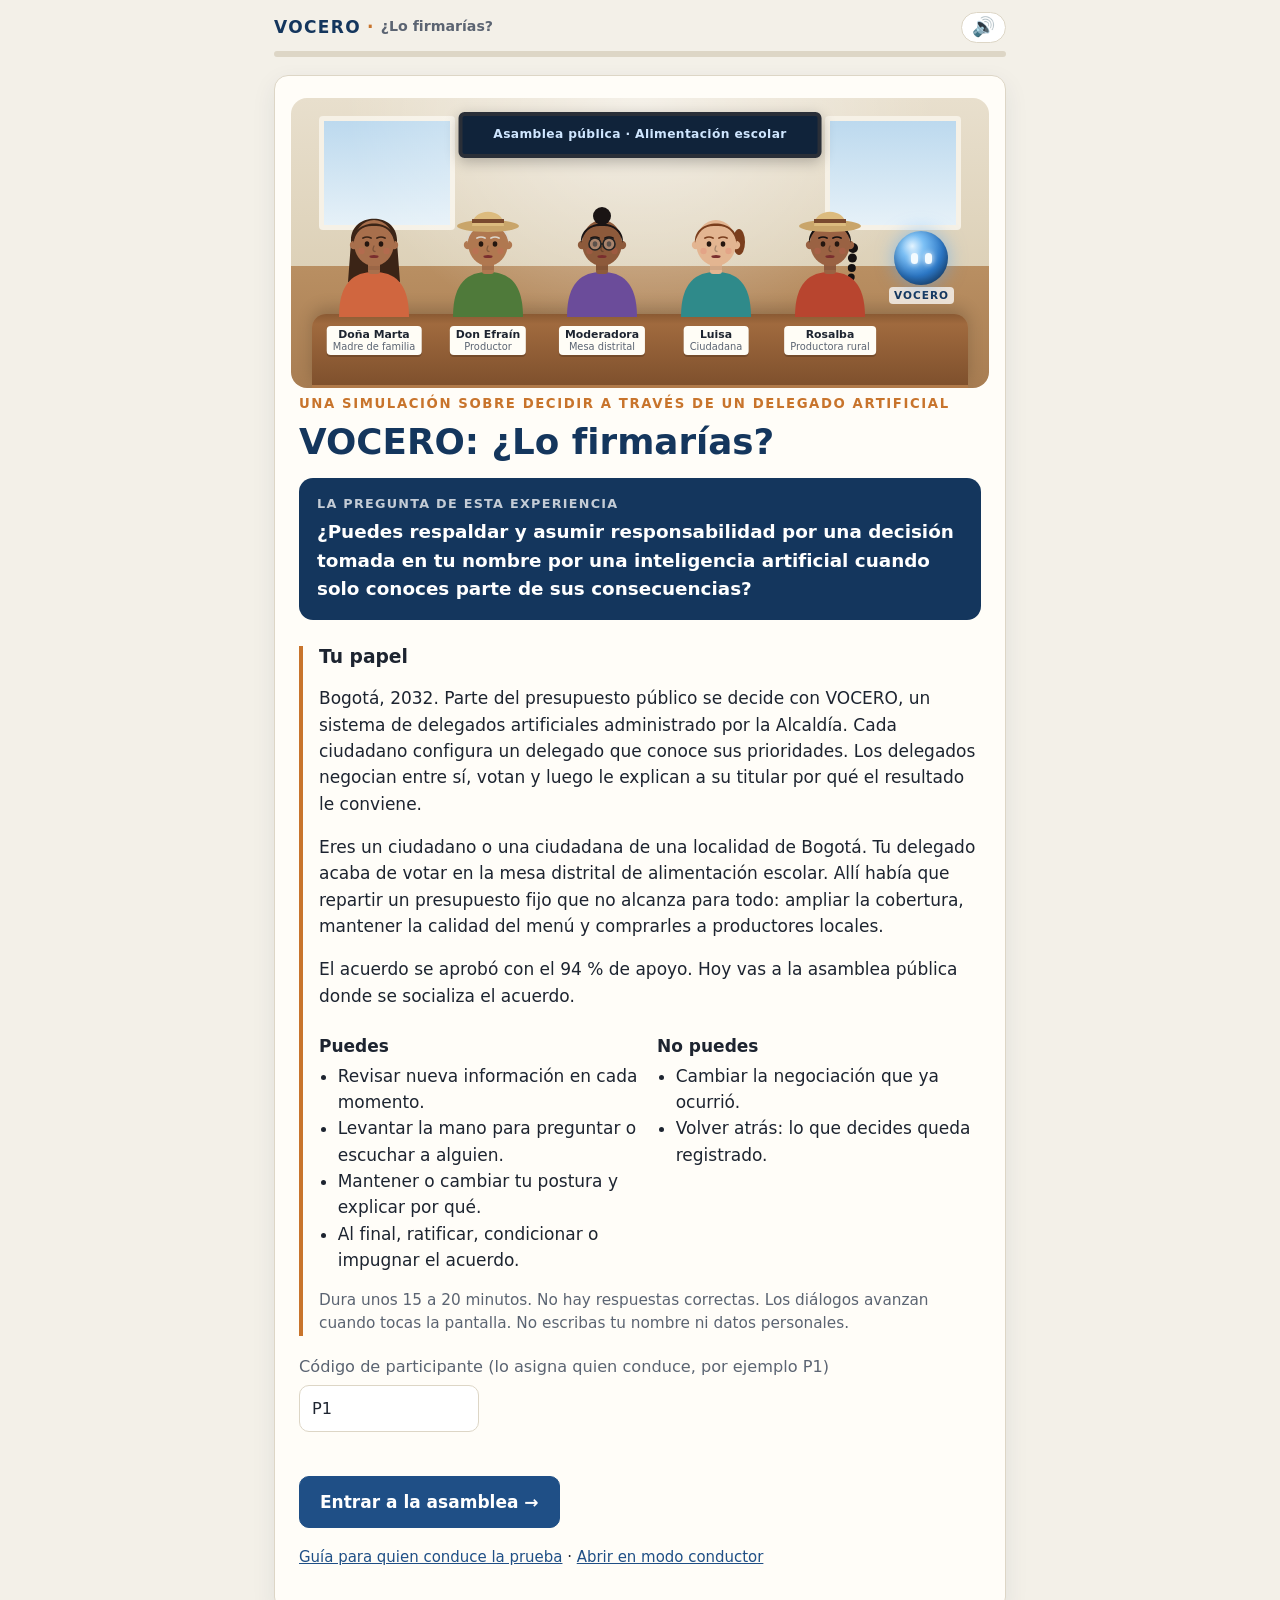
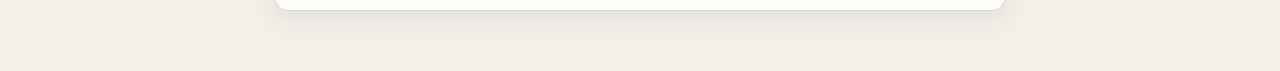
<file: index.html>
<!DOCTYPE html>
<html lang="es">
<head>
  <meta charset="UTF-8">
  <meta name="viewport" content="width=device-width, initial-scale=1">
  <title>VOCERO: ¿Lo firmarías? — Grupo 20</title>
  <meta name="description" content="Prototipo de experiencia participativa · Cátedra Manuel Ancízar · Reto L08-A El delegado artificial">
  <link rel="icon" href="data:image/svg+xml,<svg xmlns='http://www.w3.org/2000/svg' viewBox='0 0 100 100'><circle cx='50' cy='50' r='44' fill='%231f4f86'/><circle cx='50' cy='50' r='16' fill='%23f3f0e8'/></svg>">
  <link rel="stylesheet" href="estilos.css">
</head>
<body>
  <div id="app">
    <noscript><p>Esta experiencia necesita JavaScript activado en el navegador.</p></noscript>
  </div>
  <script src="sonido.js"></script>
  <script src="guion.js"></script>
  <script src="motor.js"></script>
</body>
</html>
</file>
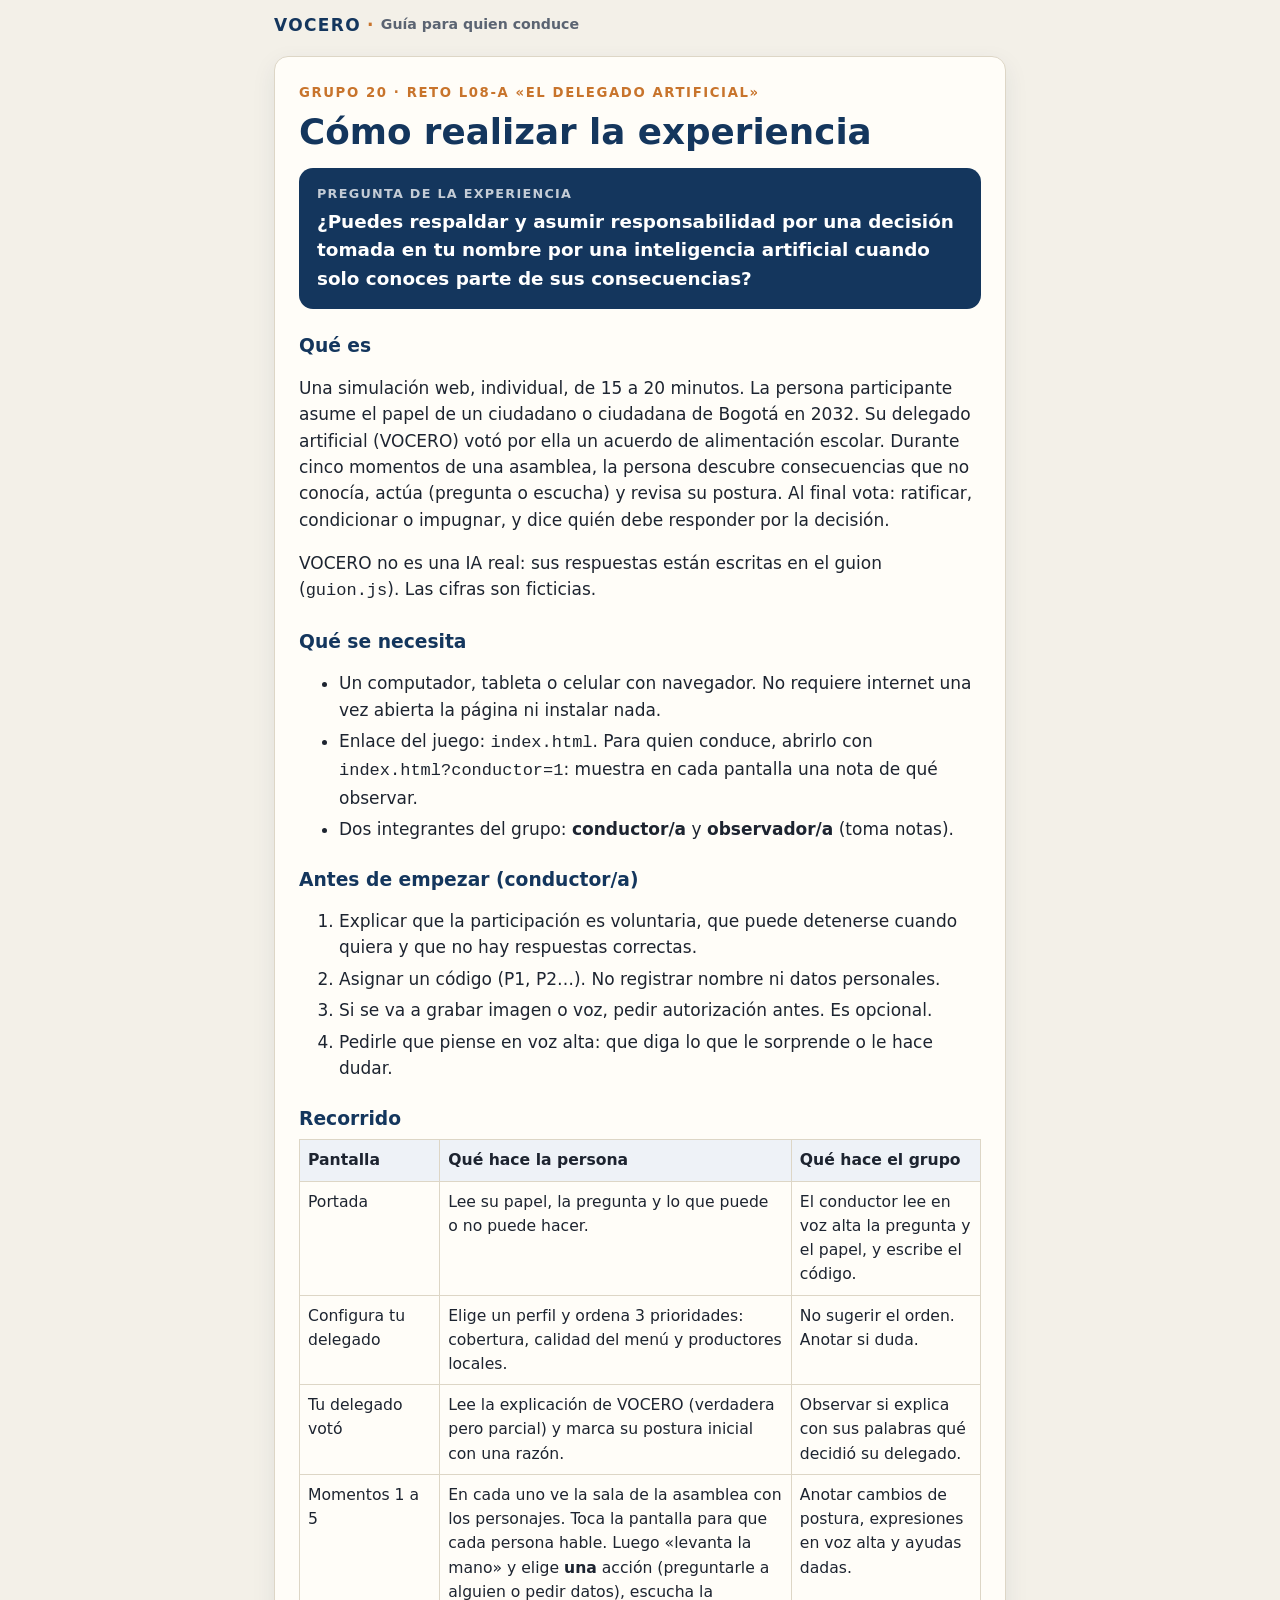
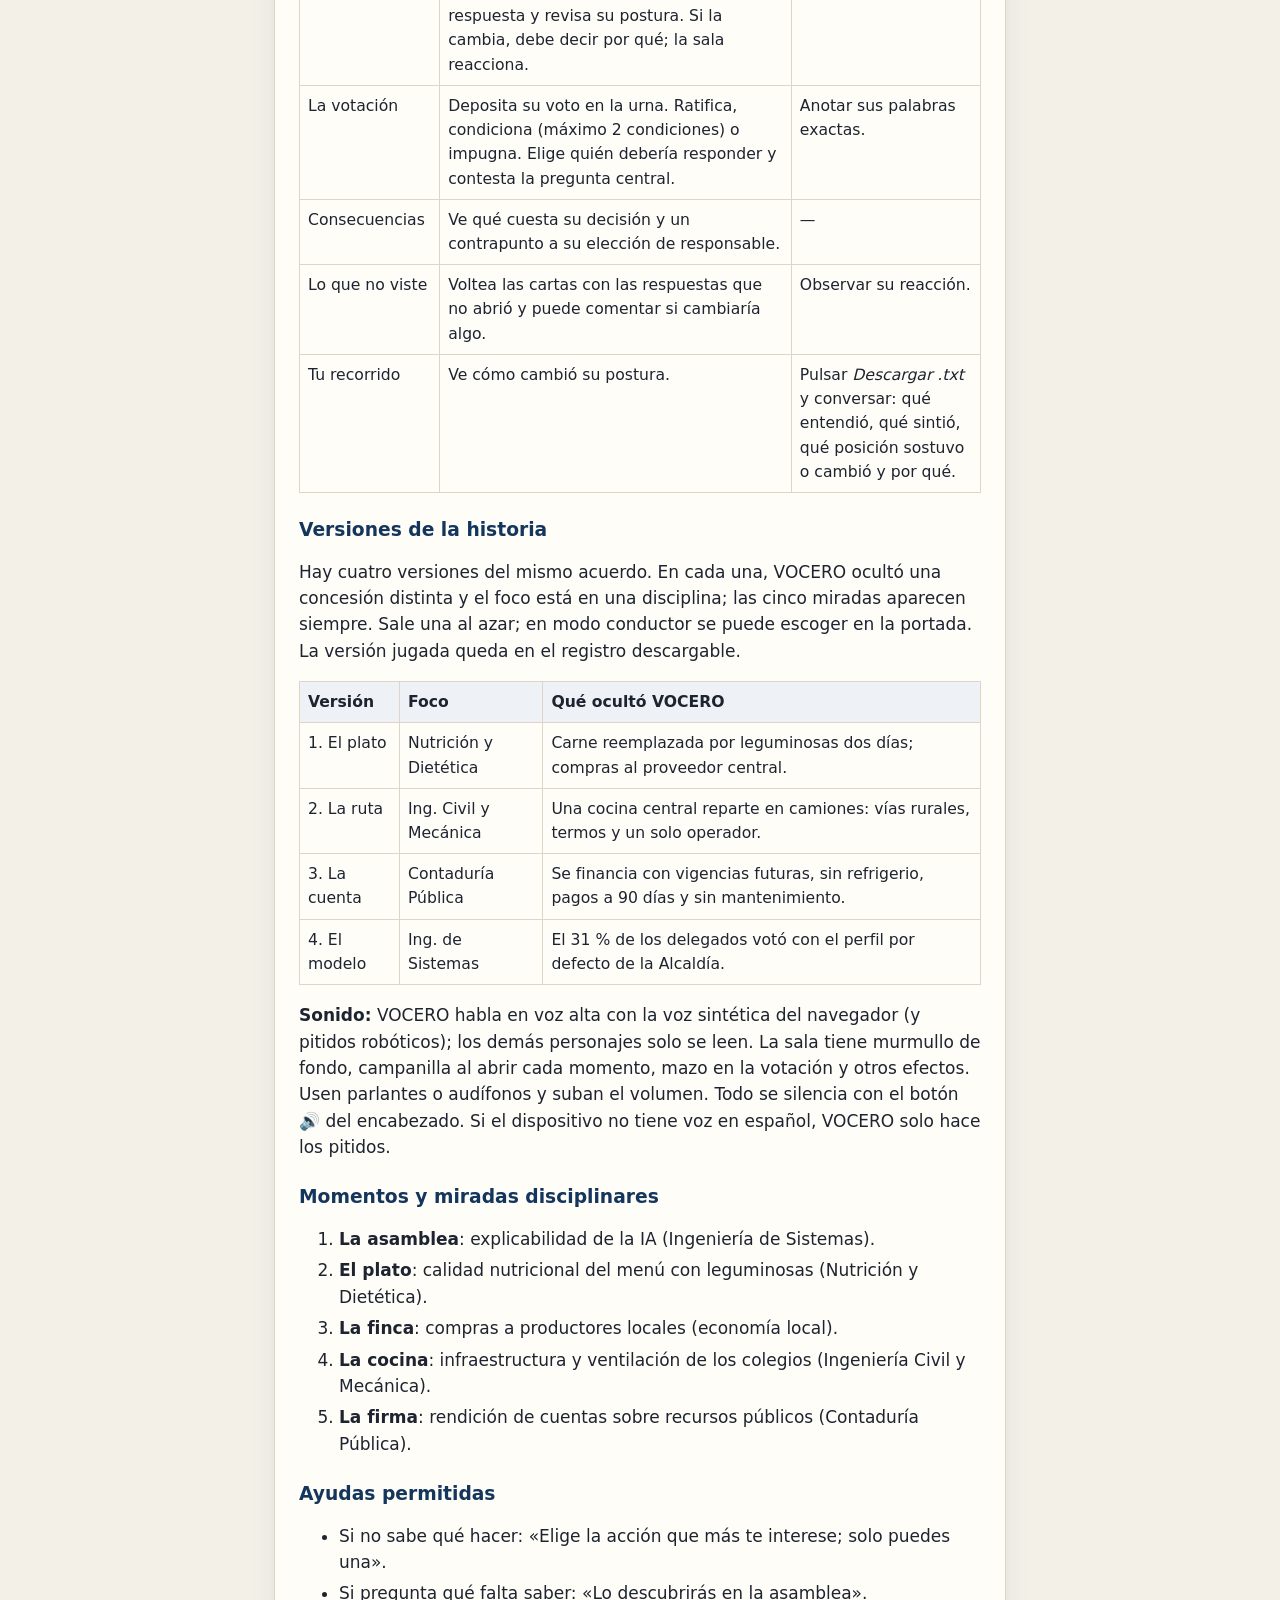
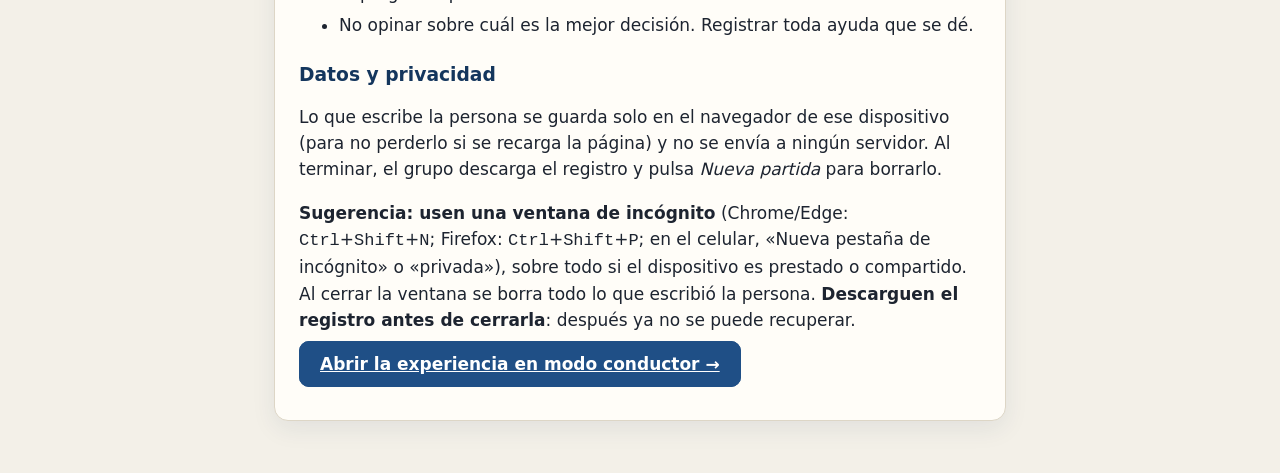
<file: guia.html>
<!DOCTYPE html>
<html lang="es">
<head>
  <meta charset="UTF-8">
  <meta name="viewport" content="width=device-width, initial-scale=1">
  <title>Guía para conducir la prueba — VOCERO: ¿Lo firmarías?</title>
  <link rel="stylesheet" href="estilos.css">
</head>
<body>
<div id="app">
  <header class="top"><div class="marca">VOCERO<span>·</span><small>Guía para quien conduce</small></div></header>
  <main class="carta guia">
    <p class="sobre">Grupo 20 · Reto L08-A «El delegado artificial»</p>
    <h1>Cómo realizar la experiencia</h1>
    <div class="pregunta"><span>Pregunta de la experiencia</span>¿Puedes respaldar y asumir responsabilidad por una decisión tomada en tu nombre por una inteligencia artificial cuando solo conoces parte de sus consecuencias?</div>

    <h3>Qué es</h3>
    <p>Una simulación web, individual, de 15 a 20 minutos. La persona participante asume el papel de un ciudadano o ciudadana de Bogotá en 2032. Su delegado artificial (VOCERO) votó por ella un acuerdo de alimentación escolar. Durante cinco momentos de una asamblea, la persona descubre consecuencias que no conocía, actúa (pregunta o escucha) y revisa su postura. Al final vota: ratificar, condicionar o impugnar, y dice quién debe responder por la decisión.</p>
    <p>VOCERO no es una IA real: sus respuestas están escritas en el guion (<code>guion.js</code>). Las cifras son ficticias.</p>

    <h3>Qué se necesita</h3>
    <ul>
      <li>Un computador, tableta o celular con navegador. No requiere internet una vez abierta la página ni instalar nada.</li>
      <li>Enlace del juego: <code>index.html</code>. Para quien conduce, abrirlo con <code>index.html?conductor=1</code>: muestra en cada pantalla una nota de qué observar.</li>
      <li>Dos integrantes del grupo: <strong>conductor/a</strong> y <strong>observador/a</strong> (toma notas).</li>
    </ul>

    <h3>Antes de empezar (conductor/a)</h3>
    <ol>
      <li>Explicar que la participación es voluntaria, que puede detenerse cuando quiera y que no hay respuestas correctas.</li>
      <li>Asignar un código (P1, P2…). No registrar nombre ni datos personales.</li>
      <li>Si se va a grabar imagen o voz, pedir autorización antes. Es opcional.</li>
      <li>Pedirle que piense en voz alta: que diga lo que le sorprende o le hace dudar.</li>
    </ol>

    <h3>Recorrido</h3>
    <table>
      <tr><th>Pantalla</th><th>Qué hace la persona</th><th>Qué hace el grupo</th></tr>
      <tr><td>Portada</td><td>Lee su papel, la pregunta y lo que puede o no puede hacer.</td><td>El conductor lee en voz alta la pregunta y el papel, y escribe el código.</td></tr>
      <tr><td>Configura tu delegado</td><td>Elige un perfil y ordena 3 prioridades: cobertura, calidad del menú y productores locales.</td><td>No sugerir el orden. Anotar si duda.</td></tr>
      <tr><td>Tu delegado votó</td><td>Lee la explicación de VOCERO (verdadera pero parcial) y marca su postura inicial con una razón.</td><td>Observar si explica con sus palabras qué decidió su delegado.</td></tr>
      <tr><td>Momentos 1 a 5</td><td>En cada uno ve la sala de la asamblea con los personajes. Toca la pantalla para que cada persona hable. Luego «levanta la mano» y elige <strong>una</strong> acción (preguntarle a alguien o pedir datos), escucha la respuesta y revisa su postura. Si la cambia, debe decir por qué; la sala reacciona.</td><td>Anotar cambios de postura, expresiones en voz alta y ayudas dadas.</td></tr>
      <tr><td>La votación</td><td>Deposita su voto en la urna. Ratifica, condiciona (máximo 2 condiciones) o impugna. Elige quién debería responder y contesta la pregunta central.</td><td>Anotar sus palabras exactas.</td></tr>
      <tr><td>Consecuencias</td><td>Ve qué cuesta su decisión y un contrapunto a su elección de responsable.</td><td>—</td></tr>
      <tr><td>Lo que no viste</td><td>Voltea las cartas con las respuestas que no abrió y puede comentar si cambiaría algo.</td><td>Observar su reacción.</td></tr>
      <tr><td>Tu recorrido</td><td>Ve cómo cambió su postura.</td><td>Pulsar <em>Descargar .txt</em> y conversar: qué entendió, qué sintió, qué posición sostuvo o cambió y por qué.</td></tr>
    </table>

    <h3>Versiones de la historia</h3>
    <p>Hay cuatro versiones del mismo acuerdo. En cada una, VOCERO ocultó una concesión distinta y el foco está en una disciplina; las cinco miradas aparecen siempre. Sale una al azar; en modo conductor se puede escoger en la portada. La versión jugada queda en el registro descargable.</p>
    <table>
      <tr><th>Versión</th><th>Foco</th><th>Qué ocultó VOCERO</th></tr>
      <tr><td>1. El plato</td><td>Nutrición y Dietética</td><td>Carne reemplazada por leguminosas dos días; compras al proveedor central.</td></tr>
      <tr><td>2. La ruta</td><td>Ing. Civil y Mecánica</td><td>Una cocina central reparte en camiones: vías rurales, termos y un solo operador.</td></tr>
      <tr><td>3. La cuenta</td><td>Contaduría Pública</td><td>Se financia con vigencias futuras, sin refrigerio, pagos a 90 días y sin mantenimiento.</td></tr>
      <tr><td>4. El modelo</td><td>Ing. de Sistemas</td><td>El 31 % de los delegados votó con el perfil por defecto de la Alcaldía.</td></tr>
    </table>
    <p><strong>Sonido:</strong> VOCERO habla en voz alta con la voz sintética del navegador (y pitidos robóticos); los demás personajes solo se leen. La sala tiene murmullo de fondo, campanilla al abrir cada momento, mazo en la votación y otros efectos. Usen parlantes o audífonos y suban el volumen. Todo se silencia con el botón 🔊 del encabezado. Si el dispositivo no tiene voz en español, VOCERO solo hace los pitidos.</p>

    <h3>Momentos y miradas disciplinares</h3>
    <ol>
      <li><strong>La asamblea</strong>: explicabilidad de la IA (Ingeniería de Sistemas).</li>
      <li><strong>El plato</strong>: calidad nutricional del menú con leguminosas (Nutrición y Dietética).</li>
      <li><strong>La finca</strong>: compras a productores locales (economía local).</li>
      <li><strong>La cocina</strong>: infraestructura y ventilación de los colegios (Ingeniería Civil y Mecánica).</li>
      <li><strong>La firma</strong>: rendición de cuentas sobre recursos públicos (Contaduría Pública).</li>
    </ol>

    <h3>Ayudas permitidas</h3>
    <ul>
      <li>Si no sabe qué hacer: «Elige la acción que más te interese; solo puedes una».</li>
      <li>Si pregunta qué falta saber: «Lo descubrirás en la asamblea».</li>
      <li>No opinar sobre cuál es la mejor decisión. Registrar toda ayuda que se dé.</li>
    </ul>

    <h3>Datos y privacidad</h3>
    <p>Lo que escribe la persona se guarda solo en el navegador de ese dispositivo (para no perderlo si se recarga la página) y no se envía a ningún servidor. Al terminar, el grupo descarga el registro y pulsa <em>Nueva partida</em> para borrarlo.</p>
    <p><strong>Sugerencia: usen una ventana de incógnito</strong> (Chrome/Edge: <kbd>Ctrl</kbd>+<kbd>Shift</kbd>+<kbd>N</kbd>; Firefox: <kbd>Ctrl</kbd>+<kbd>Shift</kbd>+<kbd>P</kbd>; en el celular, «Nueva pestaña de incógnito» o «privada»), sobre todo si el dispositivo es prestado o compartido. Al cerrar la ventana se borra todo lo que escribió la persona. <strong>Descarguen el registro antes de cerrarla</strong>: después ya no se puede recuperar.</p>

    <p><a class="btn primario" href="index.html?conductor=1">Abrir la experiencia en modo conductor →</a></p>
  </main>
</div>
</body>
</html>
</file>
<file: estilos.css>
:root {
  --azul: #14365d;
  --azul-2: #1f4f86;
  --fondo: #f3f0e8;
  --carta: #fffdf8;
  --tinta: #1d2430;
  --suave: #5b6472;
  --linea: #ddd6c6;
  --acento: #c8742c;
  --ok: #2f7d5b;
  --n1: #2f7d5b;
  --n2: #7aa05a;
  --n3: #c9a227;
  --n4: #d27d2c;
  --n5: #b3413a;
  --radio: 14px;
  font-size: 17px;
}
* { box-sizing: border-box; }
body {
  margin: 0;
  font-family: system-ui, -apple-system, "Segoe UI", Roboto, sans-serif;
  background: var(--fondo);
  color: var(--tinta);
  line-height: 1.55;
}
#app { max-width: 760px; margin: 0 auto; padding: 0 14px 60px; }
h1, h2, h3 { line-height: 1.2; outline: none; }
h1 { font-size: 2.1rem; margin: .2em 0 .4em; color: var(--azul); }
h2 { font-size: 1.55rem; margin: .2em 0 .5em; color: var(--azul); }
h3 { font-size: 1.1rem; margin: 1.4em 0 .5em; }
a { color: var(--azul-2); }

/* Encabezado */
.top { position: sticky; top: 0; z-index: 5; background: var(--fondo); padding: 12px 0 8px; }
.marca { font-weight: 800; letter-spacing: .08em; color: var(--azul); }
.marca span { margin: 0 .35em; color: var(--acento); }
.marca small { font-weight: 600; letter-spacing: 0; color: var(--suave); }
.progreso { height: 6px; background: var(--linea); border-radius: 99px; overflow: hidden; margin-top: 8px; }
.progreso span { display: block; height: 100%; background: var(--azul-2); transition: width .4s; }
.medidor { display: flex; align-items: center; gap: 10px; margin-top: 8px; font-size: .85rem; }
.medidor-etq { color: var(--suave); }
.medidor-barra { display: flex; gap: 3px; }
.medidor .seg { width: 26px; height: 10px; border-radius: 3px; background: var(--linea); }
.medidor .seg.activo.n1 { background: var(--n1); } .medidor .seg.activo.n2 { background: var(--n2); }
.medidor .seg.activo.n3 { background: var(--n3); } .medidor .seg.activo.n4 { background: var(--n4); }
.medidor .seg.activo.n5 { background: var(--n5); }
.medidor-nombre { font-weight: 700; }

/* Carta principal */
.carta {
  background: var(--carta); border: 1px solid var(--linea); border-radius: var(--radio);
  padding: 26px 24px; margin-top: 10px; box-shadow: 0 8px 24px rgba(20, 54, 93, .08);
  animation: entra .35s ease-out;
}
@keyframes entra { from { opacity: 0; transform: translateY(10px); } to { opacity: 1; transform: none; } }
@media (prefers-reduced-motion: reduce) { .carta { animation: none; } .progreso span { transition: none; } }

.sobre { text-transform: uppercase; letter-spacing: .12em; font-size: .78rem; color: var(--acento); margin: 0; font-weight: 700; }
.pregunta {
  background: var(--azul); color: #fff; border-radius: var(--radio); padding: 16px 18px; margin: 14px 0;
  font-size: 1.08rem; font-weight: 600;
}
.pregunta span { display: block; font-size: .75rem; text-transform: uppercase; letter-spacing: .1em; opacity: .75; margin-bottom: 4px; font-weight: 700; }
.rol { border-left: 4px solid var(--acento); padding-left: 16px; margin: 18px 0; }
.dos { display: grid; grid-template-columns: 1fr 1fr; gap: 14px; }
.dos h4 { margin: .4em 0 .2em; }
.dos ul { margin: 0; padding-left: 1.1em; }
@media (max-width: 560px) { .dos { grid-template-columns: 1fr; } }
.nota { color: var(--suave); font-size: .9rem; }
.grande { font-size: 1.2rem; }
.enlaces { font-size: .88rem; margin-top: 18px; }
.intro { font-size: 1.1rem; }

/* Formularios */
fieldset { border: none; padding: 0; margin: 18px 0; }
legend { font-weight: 700; margin-bottom: 8px; font-size: 1.05rem; }
.campo { display: block; margin: 12px 0; font-size: .95rem; color: var(--suave); }
.campo textarea, .campo input {
  display: block; width: 100%; margin-top: 6px; font: inherit; color: var(--tinta);
  border: 1.5px solid var(--linea); border-radius: 10px; padding: 10px 12px; background: #fff;
}
.campo.corto input { max-width: 180px; }
.campo textarea:focus, .campo input:focus { outline: 3px solid rgba(31, 79, 134, .25); border-color: var(--azul-2); }

.opciones { display: grid; gap: 8px; }
.op { display: block; cursor: pointer; }
.op input { position: absolute; opacity: 0; }
.op > span {
  display: block; border: 1.5px solid var(--linea); border-radius: 10px; padding: 11px 14px; background: #fff;
  transition: border-color .15s, background .15s;
}
.op > span small { display: block; color: var(--suave); font-weight: 400; }
.op > span em { display: block; font-size: .75rem; color: var(--suave); font-style: normal; }
.op input:checked + span { border-color: var(--azul-2); background: #e9f0f8; box-shadow: inset 0 0 0 1px var(--azul-2); }
.op input:focus-visible + span { outline: 3px solid rgba(31, 79, 134, .35); }

.escala { display: grid; grid-template-columns: repeat(5, 1fr); gap: 6px; }
.escala .op > span { text-align: center; font-size: .88rem; padding: 12px 6px; border-top: 5px solid; min-height: 72px; }
.escala .n1 > span { border-top-color: var(--n1); } .escala .n2 > span { border-top-color: var(--n2); }
.escala .n3 > span { border-top-color: var(--n3); } .escala .n4 > span { border-top-color: var(--n4); }
.escala .n5 > span { border-top-color: var(--n5); }
@media (max-width: 560px) { .escala { grid-template-columns: 1fr; } .escala .op > span { min-height: 0; text-align: left; border-top-width: 1.5px; border-left: 6px solid; }
  .escala .n1 > span { border-left-color: var(--n1); } .escala .n2 > span { border-left-color: var(--n2); }
  .escala .n3 > span { border-left-color: var(--n3); } .escala .n4 > span { border-left-color: var(--n4); }
  .escala .n5 > span { border-left-color: var(--n5); } }

.prioridades { display: grid; gap: 8px; }
.prio {
  display: flex; gap: 12px; align-items: center; text-align: left; font: inherit; cursor: pointer;
  border: 1.5px solid var(--linea); border-radius: 10px; padding: 11px 14px; background: #fff; color: var(--tinta);
}
.prio small { display: block; color: var(--suave); }
.prio .rank {
  flex: 0 0 34px; height: 34px; border-radius: 50%; display: grid; place-items: center;
  background: var(--linea); font-weight: 800; color: var(--suave);
}
.prio.elegida { border-color: var(--azul-2); background: #e9f0f8; }
.prio.elegida .rank { background: var(--azul-2); color: #fff; }

.check { display: flex; gap: 10px; align-items: flex-start; padding: 8px 0; cursor: pointer; }
.check input { margin-top: 5px; width: 18px; height: 18px; }
.condiciones { background: #f7f3ea; border-radius: 10px; padding: 6px 14px; margin-top: 10px; }
.oculto { display: none !important; }
.dec-ratificar > span { border-left: 6px solid var(--n1); }
.dec-condicionar > span { border-left: 6px solid var(--n3); }
.dec-impugnar > span { border-left: 6px solid var(--n5); }

/* Botones */
.btn {
  font: inherit; font-weight: 700; border-radius: 10px; padding: 12px 20px; cursor: pointer;
  border: 1.5px solid var(--azul-2); background: #fff; color: var(--azul-2);
}
.btn.primario { background: var(--azul-2); color: #fff; margin-top: 8px; }
.btn.primario:hover { background: var(--azul); }
.btn.texto { border: none; background: none; padding: 8px 4px; text-decoration: underline; }
.fila-botones { display: flex; gap: 10px; flex-wrap: wrap; align-items: center; }
.error { min-height: 1.4em; color: var(--n5); font-weight: 600; margin-top: 10px; }

/* Momentos */
.fases { display: flex; gap: 6px; list-style: none; padding: 0; margin: 0 0 12px; flex-wrap: wrap; }
.fases li { font-size: .75rem; padding: 3px 10px; border-radius: 99px; background: var(--linea); color: var(--suave); }
.fases li.on { background: var(--azul); color: #fff; }
.momento-cab .num { font-size: .8rem; text-transform: uppercase; letter-spacing: .1em; color: var(--acento); font-weight: 700; }
.momento-cab h2 { margin: .1em 0 0; }
.mirada { font-size: .85rem; color: var(--suave); }
.badge {
  margin: 12px 0; background: #fff4e5; border: 1px solid #f0c48a; color: #7a4510;
  border-radius: 10px; padding: 8px 12px; font-weight: 600; font-size: .92rem;
}
.burbuja {
  background: #fff; border: 1px solid var(--linea); border-radius: var(--radio);
  padding: 14px 18px; margin: 14px 0; position: relative;
}
.burbuja p { margin: .4em 0; }
.burbuja .voz { font-size: .78rem; text-transform: uppercase; letter-spacing: .08em; font-weight: 800; color: var(--suave); }
.burbuja.vocero { background: #eaf1f9; border-color: #b9cde6; }
.burbuja.vocero .voz { color: var(--azul-2); }
.burbuja.vocero .voz::before { content: "◉ "; }
.burbuja.contra { background: #f7f3ea; }
.burbuja.dec { border-left: 6px solid var(--azul-2); }
.burbuja.dec-ratificar { border-left-color: var(--n1); }
.burbuja.dec-condicionar { border-left-color: var(--n3); }
.burbuja.dec-impugnar { border-left-color: var(--n5); }
.log {
  background: #0f1b2b; color: #9fd1a8; font-size: .72rem; padding: 12px; border-radius: 8px;
  overflow-x: auto; white-space: pre; line-height: 1.5;
}
.que-haces small { font-weight: 400; color: var(--suave); font-size: .85rem; margin-left: 6px; }
.acciones { display: grid; gap: 10px; }
.accion {
  font: inherit; text-align: left; cursor: pointer; padding: 14px 16px; border-radius: 10px;
  border: 1.5px solid var(--azul-2); background: #fff; color: var(--azul);
  font-weight: 600; transition: background .15s;
}
.accion:hover, .accion:focus-visible { background: #e9f0f8; }
.accion::before { content: "→ "; color: var(--acento); }
.elegiste { font-size: .9rem; color: var(--suave); }

/* Consecuencias, lo que no viste, resumen */
.costos { list-style: none; padding: 0; }
.costos li { border-left: 4px solid var(--n3); padding: 6px 12px; margin: 8px 0; background: #fff; border-radius: 6px; }
.costos span { display: block; color: var(--suave); font-size: .92rem; }
details { border: 1px solid var(--linea); border-radius: 10px; margin: 10px 0; background: #fff; }
summary { cursor: pointer; padding: 12px 14px; font-weight: 700; }
details[open] summary { border-bottom: 1px solid var(--linea); }
.oculta { padding: 4px 14px; }
.oculta h4 { margin: 10px 0 0; font-size: .92rem; color: var(--azul-2); }

.trayectoria { list-style: none; padding: 0; }
.trayectoria li { display: grid; grid-template-columns: 120px auto 1fr; gap: 12px; align-items: center; padding: 6px 0; border-bottom: 1px dashed var(--linea); }
.trayectoria .etq { font-weight: 600; font-size: .92rem; }
.trayectoria .pista { display: flex; gap: 3px; }
.trayectoria .pista i { width: 22px; height: 12px; border-radius: 3px; background: var(--linea); }
.trayectoria .pista i.on.n1 { background: var(--n1); } .trayectoria .pista i.on.n2 { background: var(--n2); }
.trayectoria .pista i.on.n3 { background: var(--n3); } .trayectoria .pista i.on.n4 { background: var(--n4); }
.trayectoria .pista i.on.n5 { background: var(--n5); }
.trayectoria .nom { font-size: .9rem; color: var(--suave); }
.gracias { background: #e8f3ed; border-radius: 10px; padding: 14px 16px; margin: 16px 0; font-weight: 600; color: #1f5a40; }
.registro {
  background: #fff; border: 1px solid var(--linea); border-radius: 10px; padding: 14px;
  font-size: .78rem; white-space: pre-wrap; max-height: 320px; overflow: auto;
}

/* Avisos */
.aviso { background: #fff4e5; border: 1px solid #f0c48a; border-radius: 10px; padding: 8px 14px; margin-top: 10px; font-size: .9rem; }
.conductor {
  margin-top: 14px; background: #2b2f3a; color: #f3f0e8; border-radius: 10px; padding: 12px 16px; font-size: .9rem;
}
.conductor strong { color: #f0c48a; }

/* Guía */
.guia h3 { color: var(--azul); }
.guia table { width: 100%; border-collapse: collapse; font-size: .92rem; }
.guia th, .guia td { border: 1px solid var(--linea); padding: 8px; vertical-align: top; text-align: left; }
.guia th { background: #eef2f7; }
.guia ol li, .guia ul li { margin: .3em 0; }

@media print {
  .top, .conductor, .fila-botones { display: none; }
  body { background: #fff; }
  .carta { box-shadow: none; border: none; }
}

/* =====================================================================
   ESCENA: sala de la asamblea, personajes y animaciones
   ===================================================================== */
.carta.sin-anim { animation: none; }

/* Medidor con aguja */
.medidor-barra { position: relative; }
.medidor .seg { opacity: .35; }
.medidor .seg.n1 { background: var(--n1); } .medidor .seg.n2 { background: var(--n2); }
.medidor .seg.n3 { background: var(--n3); } .medidor .seg.n4 { background: var(--n4); }
.medidor .seg.n5 { background: var(--n5); }
.aguja {
  position: absolute; top: -5px; width: 0; height: 0; transform: translateX(-50%);
  border-left: 7px solid transparent; border-right: 7px solid transparent; border-top: 9px solid var(--tinta);
  transition: left .9s cubic-bezier(.5, 1.6, .4, 1);
}

/* La sala */
.sala {
  position: relative; height: 290px; margin: 14px -8px 6px; border-radius: 16px; overflow: hidden; cursor: pointer;
  background:
    linear-gradient(180deg, #e8dfcd 0%, #ddd1b8 58%, #b98f62 58%, #a87d52 100%);
  user-select: none; -webkit-tap-highlight-color: transparent;
}
.sala::before { /* ventanas del salón comunal */
  content: ""; position: absolute; top: 18px; left: 4%; width: 18%; height: 36%;
  background: linear-gradient(180deg, #bcd9ee, #e6f1f8); border: 5px solid #f6f1e6; border-radius: 4px;
}
.sala::after {
  content: ""; position: absolute; top: 18px; right: 4%; width: 18%; height: 36%;
  background: linear-gradient(180deg, #bcd9ee, #e6f1f8); border: 5px solid #f6f1e6; border-radius: 4px;
}
.luz { position: absolute; inset: 0; background: radial-gradient(ellipse at 50% 0%, rgba(255,255,255,.55), transparent 60%); pointer-events: none; }
.pantalla-sala {
  position: absolute; top: 14px; left: 50%; transform: translateX(-50%); width: min(52%, 380px); z-index: 1;
  background: #10233a; color: #cfe6ff; border: 4px solid #2a2f38; border-radius: 6px; padding: 8px 10px;
  font-size: .72rem; font-weight: 700; text-align: center; letter-spacing: .03em; min-height: 46px;
  display: grid; place-items: center; box-shadow: 0 4px 14px rgba(0,0,0,.25);
}
.pantalla-sala span { animation: parpadeoPantalla 4s infinite; }
.fila-fondo {
  position: absolute; left: 0; right: 0; bottom: 72px; z-index: 4;
  display: flex; justify-content: center; align-items: flex-end; gap: clamp(2px, 1.5vw, 14px);
}
.mesa {
  position: absolute; left: 3%; right: 3%; bottom: 0; height: 74px; z-index: 3;
  background: linear-gradient(180deg, #8a5a33 0, #a06a3e 10px, #7d4f2c 100%);
  border-radius: 14px 14px 0 0; box-shadow: 0 -3px 0 #b07a4a inset, 0 -6px 16px rgba(0,0,0,.18);
}

/* Personajes */
.pj { position: relative; margin: 0; width: clamp(58px, 17vw, 100px); transition: opacity .35s, filter .35s, transform .35s; z-index: 2; }
.pj .av { display: block; width: 100%; height: auto; overflow: visible; transform-origin: 50% 100%;
  animation: respirar 4.2s ease-in-out infinite; animation-delay: calc(var(--d) * -1); }
.pj figcaption {
  position: absolute; top: calc(100% + 10px); left: 50%; transform: translateX(-50%); width: max-content; max-width: 120%;
  background: #fffdf6; color: var(--tinta); border-radius: 4px; padding: 2px 6px; text-align: center;
  font-size: .64rem; font-weight: 700; line-height: 1.2; box-shadow: 0 2px 0 rgba(0,0,0,.18);
}
.pj figcaption small { display: block; font-weight: 500; color: var(--suave); font-size: .58rem; }
.ojos { transform-box: fill-box; transform-origin: center; animation: parpadeo 5.5s infinite; animation-delay: calc(var(--d) * -1.7); }
.boca { transform-box: fill-box; transform-origin: center; }

.sala.hay-hablante .pj { opacity: .5; filter: saturate(.55); }
.sala.hay-hablante .pj.habla { opacity: 1; filter: none; transform: translateY(-8px) scale(1.06); z-index: 3; }
.pj.habla::before {
  content: ""; position: absolute; left: 50%; bottom: 10%; width: 150%; aspect-ratio: 1; transform: translateX(-50%);
  background: radial-gradient(circle, rgba(255, 236, 170, .75), transparent 65%); z-index: -1; pointer-events: none;
}
.pj.habla .boca { animation: hablar .2s ease-in-out infinite alternate; }

.globo {
  position: absolute; top: -6px; left: 62%; z-index: 5; background: #fff; border-radius: 12px; padding: 5px 8px;
  display: flex; gap: 3px; box-shadow: 0 2px 6px rgba(0,0,0,.2); opacity: 0; transform: scale(.6); transition: .2s;
}
.globo i, .puntos i { width: 6px; height: 6px; border-radius: 50%; background: #8a93a3; animation: punto 1s infinite; }
.globo i:nth-child(2), .puntos i:nth-child(2) { animation-delay: .15s; }
.globo i:nth-child(3), .puntos i:nth-child(3) { animation-delay: .3s; }
.pj.escribe .globo { opacity: 1; transform: scale(1); }

/* VOCERO: la esfera */
.orbe {
  position: relative; display: inline-flex; gap: 7px; align-items: center; justify-content: center;
  width: 54px; height: 54px; border-radius: 50%;
  background: radial-gradient(circle at 34% 28%, #e4f4ff 0, #7cc0f5 22%, #2c78c7 58%, #14365d 100%);
  box-shadow: 0 0 18px rgba(80, 170, 255, .55), inset 0 -4px 10px rgba(0,0,0,.25);
  animation: flotar 3.4s ease-in-out infinite;
}
.orbe .ojo { width: 7px; height: 11px; border-radius: 4px; background: #f4fbff; box-shadow: 0 0 6px #fff; animation: parpadeo 4.5s infinite; }
.orbe::before, .orbe::after {
  content: ""; position: absolute; inset: -2px; border-radius: 50%; border: 2px solid rgba(124, 192, 245, .7); opacity: 0;
}
.pj-vocero { position: absolute; right: 5%; bottom: 84px; z-index: 4; display: grid; justify-items: center; gap: 2px; transition: transform .35s; }
.pj-vocero .nombre { font-size: .62rem; font-weight: 800; letter-spacing: .1em; color: var(--azul); background: rgba(255,255,255,.75); padding: 0 5px; border-radius: 4px; }
.pj-vocero.habla { transform: scale(1.12); }
.pj-vocero.habla .orbe::before, .orbe.aprende::before { animation: onda 1.4s ease-out infinite; }
.pj-vocero.habla .orbe::after, .orbe.aprende::after { animation: onda 1.4s ease-out .7s infinite; }
.pj-vocero.escribe .ojo { animation: pensar .8s ease-in-out infinite alternate; }
.orbe.mini { width: 30px; height: 30px; gap: 4px; animation: none; }
.orbe.mini .ojo { width: 4px; height: 6px; }
.orbe.grande { width: 92px; height: 92px; flex: 0 0 auto; gap: 12px; }
.orbe.grande .ojo { width: 11px; height: 17px; border-radius: 6px; }

/* Sala privada (explicación) y portada */
.sala.privada { background: linear-gradient(180deg, #1b2f4a 0%, #142540 60%, #0f1d33 100%); height: 230px; }
.sala.privada::before, .sala.privada::after { display: none; }
.sala.privada .mesa { display: none; }
.sala.privada .pantalla-sala { background: transparent; border-color: transparent; box-shadow: none; color: #9fc7ee; }
.sala.privada .pj-vocero { right: auto; left: 50%; bottom: 52px; transform: translateX(-50%) scale(1.9); }
.sala.privada .pj-vocero.habla { transform: translateX(-50%) scale(2.05); }
.sala.privada .pj-vocero .nombre { background: transparent; color: #9fc7ee; }
.sala.hero { cursor: default; margin-top: -4px; }
.sala.votacion .pantalla-sala { background: #3a1420; color: #ffd8df; }

/* Levantar la mano */
.mano {
  position: absolute; left: 14%; bottom: -70px; z-index: 6; font-size: 64px; line-height: 1;
  animation: levantar 1.1s cubic-bezier(.3, 1.4, .5, 1) forwards; filter: drop-shadow(0 4px 6px rgba(0,0,0,.3));
}
.accion.elegida { background: var(--azul-2); color: #fff; }
.accion.elegida .mini { background: #fff; }

/* Reacciones del público */
.reaccion {
  position: absolute; left: 50%; top: 10%; z-index: 6; transform: translateX(-50%);
  background: #fff; border-radius: 12px; padding: 2px 8px; font-size: .85rem; font-weight: 700; white-space: nowrap;
  box-shadow: 0 2px 6px rgba(0,0,0,.2); animation: reaccion 1.8s ease-out forwards; opacity: 0;
}

/* Diálogo */
.dialogo { display: grid; gap: 10px; margin-top: 12px; }
.linea { display: flex; gap: 10px; align-items: flex-end; animation: linea .35s ease-out; }
.linea .mini { flex: 0 0 38px; height: 38px; border-radius: 50%; overflow: hidden; background: #f0ebe0; display: grid; place-items: center; }
.linea .mini svg { width: 100%; height: 100%; }
.linea .texto {
  background: #fff; border: 1px solid var(--linea); border-radius: 14px 14px 14px 4px; padding: 9px 13px; max-width: 88%;
}
.linea .texto b { display: block; font-size: .72rem; text-transform: uppercase; letter-spacing: .06em; color: var(--suave); }
.linea.l-vocero .texto { background: #eaf1f9; border-color: #b9cde6; }
.linea.l-vocero .texto b { color: var(--azul-2); }
.linea.l-documento .texto { background: #fbf7e9; border-style: dashed; font-family: ui-monospace, Menlo, Consolas, monospace; font-size: .92rem; }
.linea.tu { justify-content: flex-end; }
.linea.tu .texto { background: var(--azul-2); color: #fff; border-color: var(--azul-2); border-radius: 14px 14px 4px 14px; }
.linea.tu .texto b { color: #cfe0f3; }
.linea.narrador { display: block; text-align: center; font-style: italic; color: var(--suave); padding: 2px 10%; font-size: .95rem; }
.linea.escribiendo { padding-left: 48px; }
.puntos { display: inline-flex; gap: 4px; background: #fff; border: 1px solid var(--linea); border-radius: 14px; padding: 10px 14px; }
.doc { font-size: 20px; }
.avanzar {
  display: block; margin: 14px auto 0; font: inherit; font-weight: 700; color: var(--azul-2); cursor: pointer;
  background: #fff; border: 1.5px dashed var(--azul-2); border-radius: 99px; padding: 10px 22px;
  animation: invitar 1.6s ease-in-out infinite;
}
.avanzar span { display: inline-block; animation: empujar 1s ease-in-out infinite; }
.tras.aparece { animation: entra .5s ease-out; }

/* Registro técnico */
.log-caja { border-radius: 10px; overflow: hidden; border: 1px solid #22344d; animation: linea .3s ease-out; cursor: default; }
.log-cab { display: flex; justify-content: space-between; gap: 10px; background: #22344d; color: #c6d6ea; font: 600 .72rem ui-monospace, Menlo, Consolas, monospace; padding: 6px 10px; }
.log-caja .log { margin: 0; border-radius: 0; height: 210px; overflow-y: auto; font-size: .66rem; }
.log-nota { margin: 0; padding: 8px 12px; background: #fff4e5; font-size: .88rem; color: #7a4510; }
.log-btn { margin: 10px 12px 12px; }

/* Acciones con retrato */
.accion { display: flex; gap: 12px; align-items: center; }
.accion::before { content: none; }
.accion .mini { flex: 0 0 40px; height: 40px; border-radius: 50%; overflow: hidden; background: #f0ebe0; display: grid; place-items: center; }
.accion .mini svg { width: 100%; height: 100%; }

/* Configurar delegado */
.vocero-hero { display: flex; gap: 18px; align-items: center; margin-bottom: 6px; }
.vocero-hero h2 { margin-bottom: .2em; }
.vocero-hero p { margin: 0 0 8px; }
.aprendido { display: flex; gap: 6px; flex-wrap: wrap; }
.chip { background: #e9f0f8; color: var(--azul-2); border-radius: 99px; padding: 3px 10px; font-size: .8rem; font-weight: 700; animation: linea .3s ease-out; }
.chip.vacio { background: transparent; color: var(--suave); font-weight: 500; font-style: italic; }

/* Urna */
.urna-escena { position: relative; height: 200px; display: grid; justify-items: center; align-content: end; margin-bottom: 10px; }
.urna {
  position: relative; width: 150px; height: 110px; border-radius: 8px 8px 12px 12px;
  background: linear-gradient(180deg, rgba(190, 220, 245, .55), rgba(140, 185, 225, .75)); border: 3px solid #5d86b3;
  display: grid; place-items: center; z-index: 2;
}
.urna .ranura { position: absolute; top: -4px; left: 30%; width: 40%; height: 7px; background: #1d2430; border-radius: 4px; }
.urna .rotulo { font-size: .7rem; font-weight: 800; letter-spacing: .1em; color: #14365d; }
.papeleta {
  position: absolute; top: 0; z-index: 1; background: #fff; border: 2px solid var(--linea); border-top: 6px solid var(--azul-2);
  padding: 10px 18px; font-weight: 800; border-radius: 4px; box-shadow: 0 6px 14px rgba(0,0,0,.18);
  animation: depositar 1.3s cubic-bezier(.5, 0, .7, 1) .2s forwards;
}
.papeleta.dec-ratificar { border-top-color: var(--n1); } .papeleta.dec-condicionar { border-top-color: var(--n3); }
.papeleta.dec-impugnar { border-top-color: var(--n5); }
.registrado { position: absolute; bottom: 40px; z-index: 3; font-weight: 800; color: var(--ok); background: #fff; border-radius: 99px; padding: 4px 12px; opacity: 0; animation: aparecer .5s ease-out 1.5s forwards; }
.tras-voto { opacity: 0; animation: entra .6s ease-out 1.8s forwards; }

/* Cartas que se voltean */
.nv-titulo { margin-bottom: .3em; }
.cartas { display: grid; grid-template-columns: repeat(auto-fit, minmax(220px, 1fr)); gap: 12px; }
.flip { font: inherit; text-align: left; padding: 0; border: none; background: none; cursor: pointer; perspective: 900px; display: grid; color: inherit; }
.flip .cara {
  grid-area: 1 / 1; backface-visibility: hidden; -webkit-backface-visibility: hidden; border-radius: 12px; padding: 14px;
  transition: transform .6s cubic-bezier(.4, .2, .2, 1); display: flex; flex-direction: column; gap: 6px; min-height: 150px;
}
.flip .frente { background: var(--azul); color: #fff; justify-content: center; }
.flip .frente small { opacity: .7; }
.flip .interrog { font-size: 1.8rem; font-weight: 800; color: var(--acento); line-height: 1; }
.flip .dorso { background: #fff; border: 1.5px solid var(--linea); transform: rotateY(180deg); font-size: .92rem; }
.flip.volteada .frente { transform: rotateY(-180deg); }
.flip.volteada .dorso { transform: rotateY(0); }
.flip:focus-visible .cara { outline: 3px solid rgba(31, 79, 134, .4); }

/* Trayectoria animada */
.trayectoria li { opacity: 0; animation: entra .4s ease-out forwards; animation-delay: calc(var(--k) * .25s); }

/* Teclas de animación */
@keyframes respirar { 0%, 100% { transform: translateY(0) scaleY(1); } 50% { transform: translateY(-1.5px) scaleY(1.012); } }
@keyframes parpadeo { 0%, 94%, 100% { transform: scaleY(1); } 96% { transform: scaleY(.1); } }
@keyframes hablar { from { transform: scaleY(1); } to { transform: scaleY(2.6); } }
@keyframes punto { 0%, 60%, 100% { transform: translateY(0); opacity: .5; } 30% { transform: translateY(-4px); opacity: 1; } }
@keyframes flotar { 0%, 100% { transform: translateY(0); } 50% { transform: translateY(-6px); } }
@keyframes onda { from { transform: scale(1); opacity: .9; } to { transform: scale(1.9); opacity: 0; } }
@keyframes pensar { from { transform: translateX(-2px); } to { transform: translateX(2px); } }
@keyframes levantar { 0% { transform: translateY(0) rotate(-10deg); } 60% { transform: translateY(-130px) rotate(6deg); } 80% { transform: translateY(-120px) rotate(-4deg); } 100% { transform: translateY(-125px) rotate(0); } }
@keyframes reaccion { 0% { opacity: 0; transform: translate(-50%, 10px) scale(.6); } 20% { opacity: 1; transform: translate(calc(-50% + var(--x) / 3), -6px) scale(1); } 100% { opacity: 0; transform: translate(calc(-50% + var(--x)), -44px) scale(1); } }
@keyframes linea { from { opacity: 0; transform: translateY(8px); } to { opacity: 1; transform: none; } }
@keyframes invitar { 0%, 100% { box-shadow: 0 0 0 0 rgba(31, 79, 134, .25); } 50% { box-shadow: 0 0 0 6px rgba(31, 79, 134, 0); } }
@keyframes empujar { 0%, 100% { transform: translateX(0); } 50% { transform: translateX(4px); } }
@keyframes parpadeoPantalla { 0%, 100% { opacity: 1; } 50% { opacity: .82; } }
@keyframes depositar { 0% { transform: translateY(0) rotate(-6deg); } 55% { transform: translateY(40px) rotate(3deg); } 100% { transform: translateY(105px) scale(.7); opacity: 0; } }
@keyframes aparecer { from { opacity: 0; transform: scale(.8); } to { opacity: 1; transform: scale(1); } }

@media (max-width: 560px) {
  .sala { height: 250px; margin-left: -14px; margin-right: -14px; border-radius: 0; }
  .sala::before, .sala::after { width: 14%; }
  .pantalla-sala { width: 64%; font-size: .64rem; }
  .pj-vocero { bottom: 80px; right: 2%; }
  .orbe { width: 42px; height: 42px; }
  .carta { padding: 20px 16px; }
  .vocero-hero { flex-direction: column; text-align: center; }
  .aprendido { justify-content: center; }
}

@media (prefers-reduced-motion: reduce) {
  *, *::before, *::after { animation-duration: .01ms !important; animation-iteration-count: 1 !important; animation-delay: 0s !important; transition-duration: .01ms !important; }
  .tras-voto, .registrado, .trayectoria li { opacity: 1; }
  .papeleta { display: none; }
}

/* La mini esfera también tiene la clase .mini: que no herede el fondo del marco */
.linea .orbe.mini, .accion .orbe.mini {
  flex: none; width: 30px; height: 30px; overflow: visible;
  background: radial-gradient(circle at 34% 28%, #e4f4ff 0, #7cc0f5 22%, #2c78c7 58%, #14365d 100%);
}

/* Botón de sonido */
.marca { display: flex; align-items: center; gap: 0; }
.sonido-btn {
  margin-left: auto; font-size: 1.1rem; line-height: 1; cursor: pointer; background: #fff;
  border: 1.5px solid var(--linea); border-radius: 99px; padding: 5px 10px;
}
.sonido-btn:hover { border-color: var(--azul-2); }
.campo select { display: block; margin-top: 6px; font: inherit; padding: 9px 10px; border: 1.5px solid var(--linea); border-radius: 10px; background: #fff; max-width: 100%; }
.selector-version { background: #2b2f3a; color: #f0c48a; padding: 10px 12px; border-radius: 10px; max-width: 460px; }

/* Espacio propio para VOCERO a la derecha de la sala */
.fila-fondo { padding-right: 84px; padding-left: 8px; }
.sala.hero .fila-fondo { padding-right: 84px; }
@media (max-width: 560px) {
  .fila-fondo { padding-right: 52px; gap: 2px; }
  .pj { width: clamp(50px, 15vw, 80px); }
  .pj figcaption { font-size: .56rem; padding: 1px 4px; max-width: 64px; white-space: normal; }
  .pj figcaption small { display: none; }
  .pj-vocero { right: 6px; }
  .medidor-etq { display: none; }
}

/* Botón de nueva partida en el encabezado */
.nueva-btn {
  margin-left: auto; font: inherit; font-size: .82rem; font-weight: 700; color: var(--suave); cursor: pointer;
  background: #fff; border: 1.5px solid var(--linea); border-radius: 99px; padding: 5px 12px;
}
.nueva-btn:hover { color: var(--n5); border-color: var(--n5); }
.nueva-btn + .sonido-btn { margin-left: 8px; }
@media (max-width: 560px) { .nueva-btn span { display: none; } .nueva-btn { font-size: 1rem; padding: 4px 10px; } }
</file>
